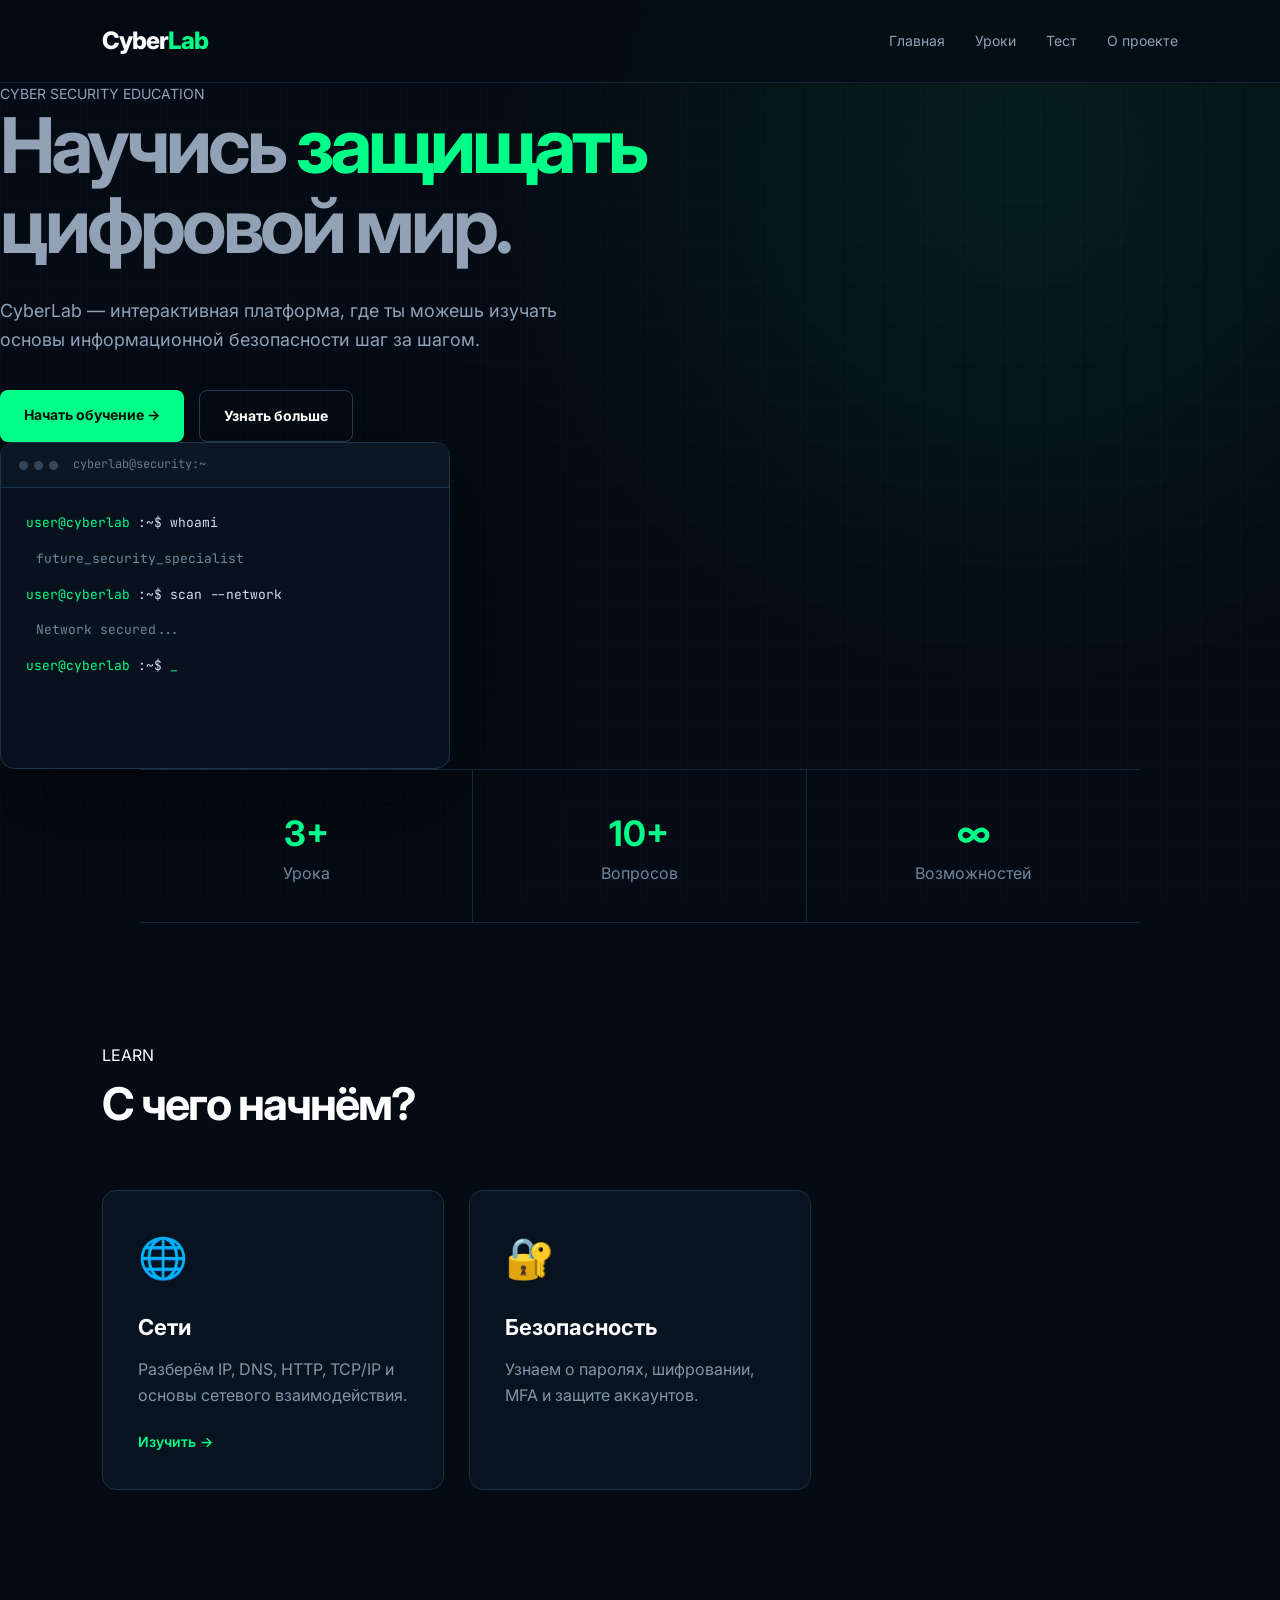
<file: cyberlab/index.html>
<!DOCTYPE html>
<html lang="ru">
<head>
<meta charset="UTF-8">
<meta name="viewport" content="width=bevice-width, initial-scale=1.0">
<title>CyberLab-Изучай кибербезопасность</title>
<link rel="stylesheet" href="css/style.css">
</head>
<body>
    <!-- Навигация -->

<header class="header">

    <a href="index.html" class="logo">
        Cyber<span>Lab</span>
    </a>

    <nav class="nav">

        <a href="index.html">Главная</a>

        <a href="lessons.html">Уроки</a>

        <a href="quiz.html">Тест</a>

        <a href="about.html">О проекте</a>

    </nav>

</header>



<!-- Главный экран -->

<main>

    <section class="hero">

        <div class="hero-content">

            <p class="eyebrow">
                CYBER SECURITY EDUCATION
            </p>

            <h1>
                Научись
                <span>защищать</span>
                цифровой мир.
            </h1>

            <p class="hero-description">

                CyberLab — интерактивная платформа,
                где ты можешь изучать основы
                информационной безопасности
                шаг за шагом.

            </p>

            <div class="hero-buttons">

                <a href="lessons.html" class="button">
                    Начать обучение →
                </a>

                <a href="#about" class="button secondary">
                    Узнать больше
                </a>

            </div>

        </div>



        <!-- Терминал -->

        <div class="terminal">

            <div class="terminal-header">

                <div class="terminal-dots">
                    <span></span>
                    <span></span>
                    <span></span>
                </div>

                <p>cyberlab@security:~</p>

            </div>


            <div class="terminal-body">

                <p>
                    <span class="terminal-green">
                        user@cyberlab
                    </span>:~$
                    whoami
                </p>

                <p class="terminal-result">
                    future_security_specialist
                </p>


                <p>
                    <span class="terminal-green">
                        user@cyberlab
                    </span>:~$
                    scan --network
                </p>

                <p class="terminal-result">
                    Network secured...
                </p>


                <p>
                    <span class="terminal-green">
                        user@cyberlab
                    </span>:~$
                    <span class="cursor">_</span>
                </p>

            </div>

        </div>

    </section>



    <!-- Статистика -->

    <section class="stats">

        <div class="stat">

            <h2>3+</h2>

            <p>Урока</p>

        </div>


        <div class="stat">

            <h2>10+</h2>

            <p>Вопросов</p>

        </div>


        <div class="stat">

            <h2>∞</h2>

            <p>Возможностей</p>

        </div>

    </section>



    <!-- Возможности -->

    <section class="features" id="about">

        <div class="section-title">

            <p class="eyebrow">
                LEARN
            </p>

            <h2>
                С чего начнём?
            </h2>

        </div>


        <div class="cards">


            <div class="card">

                <div class="card-icon">
                    🌐
                </div>

                <h3>
                    Сети
                </h3>

                <p>
                    Разберём IP, DNS, HTTP,
                    TCP/IP и основы сетевого
                    взаимодействия.
                </p>

                <a href="lessons.html">
                    Изучить →
                </a>

            </div>



            <div class="card">

                <div class="card-icon">
                    🔐
                </div>

                <h3>
                    Безопасность
                </h3>

                <p>
                    Узнаем о паролях,
                    шифровании, MFA
                    и защите аккаунтов.

</body>

</html>
</file>
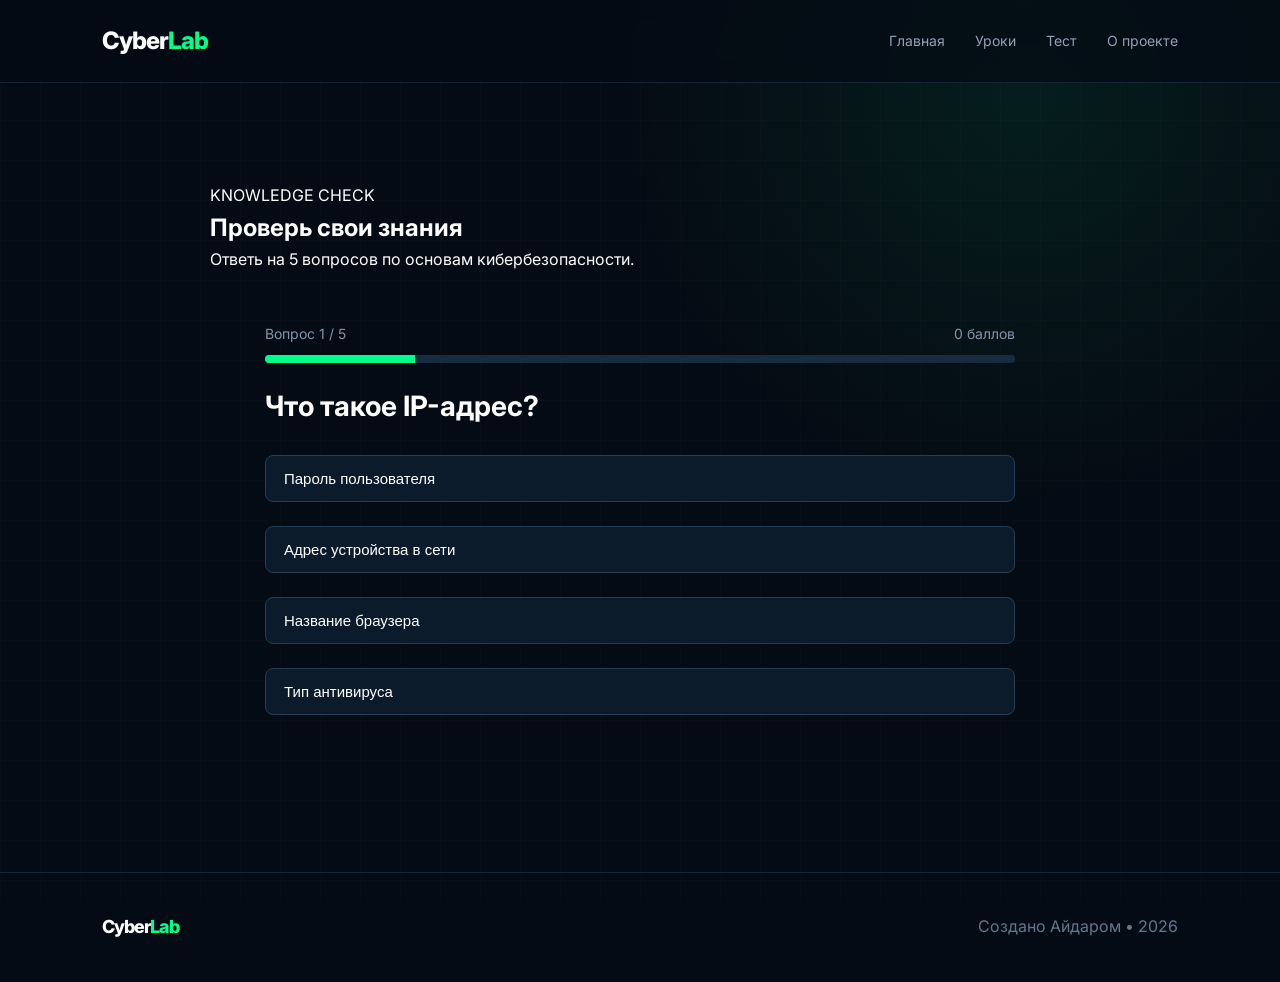
<file: cyberlab/quiz.html>
<!DOCTYPE html>
<html lang="ru">

<head>

    <meta charset="UTF-8">

    <meta name="viewport" content="width=device-width, initial-scale=1.0">

    <title>CyberLab — Тест</title>

    <link rel="stylesheet" href="css/style.css">

</head>


<body>

    <header class="header">

        <a href="index.html" class="logo">
            Cyber<span>Lab</span>
        </a>

        <nav class="nav">

            <a href="index.html">Главная</a>

            <a href="lessons.html">Уроки</a>

            <a href="quiz.html">Тест</a>

            <a href="about.html">О проекте</a>

        </nav>

    </header>


    <main>

        <section class="quiz-page">

            <div class="section-title">

                <p class="eyebrow">
                    KNOWLEDGE CHECK
                </p>

                <h1>
                    Проверь свои знания
                </h1>

                <p>
                    Ответь на 5 вопросов по основам
                    кибербезопасности.
                </p>

            </div>


            <div class="quiz-container">

                <div class="quiz-progress">

                    <div class="quiz-progress-top">

                        <span id="question-number">
                            Вопрос 1 / 5
                        </span>

                        <span id="score">
                            0 баллов
                        </span>

                    </div>


                    <div class="progress-bar">

                        <div
                            class="quiz-progress-fill"
                            id="quiz-progress">
                        </div>

                    </div>

                </div>


                <div class="quiz-card">

                    <h2 id="question">
                        Загрузка вопроса...
                    </h2>


                    <div
                        class="answers"
                        id="answers">
                    </div>


                    <p id="quiz-result"></p>


                    <button
                        class="next-button"
                        id="next-button"
                        onclick="nextQuestion()">

                        Следующий вопрос →

                    </button>

                </div>

            </div>

        </section>

    </main>


    <footer class="footer">

        <div class="logo">
            Cyber<span>Lab</span>
        </div>

        <p>
            Создано Айдаром • 2026
        </p>

    </footer>


    <script src="js/script.js"></script>

</body>

</html>
</file>
<file: cyberlab/css/style.css>
@import url('http://fonts.googleapis.com/css2?family=Inter:wght@400;500;600;700;800&family=JetBrains+Mono:wght@400;600&display=swap');
* {
    margin: 0;
    padding: 0;
    box-sizing: border-box;
}
html {
    scroll-behavior: smooth;
}
body {
    font-family: "Inter", sans-serif;
    background:
    radial-gradient(
        circle at 80% 10%,
        rgba(0, 255, 136, 0.08),
        transparent 30%
    ),
    #050b14;

color: #ffffff;

line-height: 1.6;

min-height: 100vh;
}
body::before {
    content: "";

position: fixed;

inset: 0;

pointer-events: none;

background-image:
    linear-gradient(
        rgba(255,255,255,0.015) 1px,
        transparent 1px
    ),
    linear-gradient(
        90deg,
        rgba(255,255,255,0.015) 1px,
        transparent 1px
    );

background-size: 40px 40px;

z-index: -1;
}
/* HEADER */
.header {
    width: 100%;

padding: 22px 8%;

display: flex;

justify-content: space-between;

align-items: center;

border-bottom: 1px solid #162437;

background: rgba(5, 11, 20, 0.75);

backdrop-filter: blur(12px);

position: sticky;

top: 0;

z-index: 100;
}
.logo {
    color: white;

text-decoration: none;

font-size: 24px;

font-weight: 800;

letter-spacing: -1px;
}
.logo span {
    color: #00ff88;
}
.nav {
    display: flex;
    gap: 30px;
}
.nav a {
    color: #91a2b7;

text-decoration: none;

font-size: 14px;

transition: 0.3s;
}.nav a:hover {
    color: #00ff88;
}
/* HERO */
.hero {
    color: #91a2b7;

text-decoration: none;

font-size: 14px;

transition: 0.3s;
}
.hero-content {
    max-width: 680px;

animation: fadeUp 0.8s ease;
}
.eyebrow {
    max-width: 680px;

animation: fadeUp 0.8s ease;
}
.hero h1 {
    font-size: clamp(48px, 6vw, 78px);

line-height: 1.05;

letter-spacing: -4px;

margin-bottom: 30px;
}
.hero h1 span {
    color: #00ff88;
}
.hero-description {
    color: #8fa2b8;

font-size: 18px;

max-width: 600px;

margin-bottom: 35px;
}
.hero-buttons {
    display: flex;

gap: 15px;

flex-wrap: wrap;
}
.button {
    display: inline-block;

padding: 14px 24px;

border-radius: 8px;

background: #00ff88;

color: #03100a;

text-decoration: none;

font-weight: 700;

transition: 0.3s;
}
.button:hover {
    transform: translateY(-4px);

box-shadow:
    0 10px 35px
    rgba(0, 255, 136, 0.25);
}
.button.secondary {
    background: transparent;

border: 1px solid #263c52;

color: white;
}
.button.secondary:hover {

    border-color: #00ff88;

    color: #00ff88;

    box-shadow: none;

}

/* TERMINAL */

.terminal {

    width: 450px;

    background: #08121f;

    border: 1px solid #1b344b;

    border-radius: 14px;

    overflow: hidden;

    box-shadow:

        0 30px 100px

        rgba(0, 0, 0, 0.5);

    animation: float 5s ease-in-out infinite;

}

.terminal-header {

    height: 45px;

    padding: 0 18px;

    display: flex;

    align-items: center;

    gap: 15px;

    border-bottom: 1px solid #1b344b;

    background: #0b1725;

}

.terminal-header p {

    color: #65798f;

    font-family: "JetBrains Mono", monospace;

    font-size: 12px;

}

.terminal-dots {

    display: flex;

    gap: 6px;

}

.terminal-dots span {

    width: 9px;

    height: 9px;

    border-radius: 50%;

    background: #34475a;

}

.terminal-body {

    padding: 25px;

    font-family: "JetBrains Mono", monospace;

    font-size: 13px;

    min-height: 280px;

}

.terminal-body p {

    margin-bottom: 15px;

    color: #d4deea;

}

.terminal-green {

    color: #00ff88;

}

.terminal-result {

    color: #71869d !important;

    padding-left: 10px;

}

.cursor {

    animation: blink 1s infinite;

    color: #00ff88;

}

/* STATS */

.stats {

    display: grid;

    grid-template-columns:

        repeat(3, 1fr);

    max-width: 1000px;

    margin: 0 auto;

    border-top: 1px solid #17283a;

    border-bottom: 1px solid #17283a;

}

.stat {

    text-align: center;

    padding: 35px;

    border-right: 1px solid #17283a;

}

.stat:last-child {

    border-right: none;

}

.stat h2 {

    font-size: 35px;

    color: #00ff88;

}

.stat p {

    color: #71869b;

}

/* FEATURES */

.features {

    padding: 120px 8%;

    max-width: 1300px;

    margin: auto;

}

.section-title {

    margin-bottom: 50px;

}

.section-title h2 {

    font-size: 45px;

    letter-spacing: -2px;

}

.cards {

    display: grid;

    grid-template-columns:

        repeat(3, 1fr);

    gap: 25px;

}

.card {

    padding: 35px;

    background: rgba(9, 22, 36, 0.8);

    border: 1px solid #1a3045;

    border-radius: 14px;

    transition: 0.4s;

    position: relative;

    overflow: hidden;

}

.card::before {

    content: "";

    position: absolute;

    width: 100px;

    height: 100px;

    background: #00ff88;

    filter: blur(70px);

    opacity: 0;

    transition: 0.4s;

}

.card:hover {

    transform: translateY(-8px);

    border-color: #00ff88;

}

.card:hover::before {

    opacity: 0.12;

}

.card-icon {

    font-size: 40px;

    margin-bottom: 20px;

}

.card h3 {

    font-size: 22px;

    margin-bottom: 12px;

}

.card p {

    color: #8295aa;

    margin-bottom: 20px;

}

.card a {

    color: #00ff88;

    text-decoration: none;

    font-weight: 600;

    font-size: 14px;

}

/* PROGRESS */

.progress-section {

    max-width: 1100px;

    margin: 0 auto 120px;

    padding: 50px;

    border: 1px solid #1a3045;

    border-radius: 16px;

    background: #081522;

    display: grid;

    grid-template-columns: 1fr 1fr;

    gap: 60px;

    align-items: center;

}

.progress-section h2 {

    font-size: 35px;

    line-height: 1.2;

    margin-bottom: 15px;

}

.progress-section p {

    color: #8295aa;

}

.progress-card {

    padding: 25px;

    background: #0c1b2b;

    border-radius: 10px;

}

.progress-top {

    display: flex;

    justify-content: space-between;

    margin-bottom: 15px;

    font-size: 14px;

}

.progress-bar {

    height: 8px;

    background: #182c40;

    border-radius: 10px;

    overflow: hidden;

    margin-bottom: 15px;

}

.progress-fill {

    width: 0%;

    height: 100%;

    background: #00ff88;

    transition: 1s;

}

/* FOOTER */

.footer {

    padding: 40px 8%;

    border-top: 1px solid #17283a;

    display: flex;

    justify-content: space-between;

    align-items: center;

    color: #63778e;

}

.footer .logo {

    color: white;

    font-size: 18px;

}

/* ANIMATIONS */

@keyframes fadeUp {
    from {
        opacity: 0;
        transform: translateY(30px);
    }
    to {
        opacity: 1;
        transform: translateY(0);
    }   
}
@keyframes float {

    0%,

    100% {

        transform: translateY(0);

    }

    50% {

        transform: translateY(-12px);

    }

}

@keyframes blink {

    0%,

    50% {

        opacity: 1;

    }

    51%,

    100% {

        opacity: 0;

    }

}

/* MOBILE */

@media (max-width: 900px) {

    .header {

        padding: 20px;

    }

    .nav {

        gap: 12px;

    }

    .nav a {

        font-size: 12px;

    }

    .hero {

        padding: 80px 20px;

        flex-direction: column;

        text-align: center;

    }

    .hero-buttons {

        justify-content: center;

    }

    .terminal {

        width: 100%;

    }

    .stats {

        margin: 0 20px;

    }

    .cards {

        grid-template-columns: 1fr;

    }

    .progress-section {

        margin: 0 20px 80px;

        grid-template-columns: 1fr;

    }

    .features {

        padding: 80px 20px;

    }

    .footer {

        flex-direction: column;

        gap: 15px;

    }

}
.answers {

    display: flex;

    flex-direction: column;

    gap: 12px;

    margin-top: 25px;

}

.answers button {

    padding: 14px 18px;

    background: #0c1b2b;

    border: 1px solid #263c52;

    border-radius: 8px;

    color: white;

    text-align: left;

    cursor: pointer;

    font-size: 15px;

    transition: 0.3s;

}

.answers button:hover {

    border-color: #00ff88;

    transform: translateX(5px);

}

#result {

    margin-top: 25px;

    font-weight: 700;

    color: #00ff88;

}
/* QUIZ */

.quiz-page {
    max-width: 900px;

    margin: auto;

    padding: 100px 20px;
}


.quiz-container {
    max-width: 750px;

    margin: 50px auto 0;
}


.quiz-progress {
    margin-bottom: 25px;
}


.quiz-progress-top {
    display: flex;

    justify-content: space-between;

    color: #8295aa;

    font-size: 14px;

    margin-bottom: 10px;
}


.quiz-progress-fill {
    height: 100%;

    width: 20%;

    background: #00ff88;

    transition: 0.5s;
}


.quiz-card {
    width: 100%;

    min-height: 350px;
}


.quiz-card h2 {
    font-size: 28px;

    margin-bottom: 30px;

    line-height: 1.3;
}


.next-button {
    margin-top: 25px;

    padding: 13px 22px;

    border: none;

    border-radius: 8px;

    background: #00ff88;

    color: #03100a;

    font-weight: 700;

    cursor: pointer;

    transition: 0.3s;
}


.next-button:hover {
    transform: translateY(-3px);

    box-shadow:
        0 10px 30px
        rgba(0, 255, 136, 0.2);
}


#quiz-result {
    margin-top: 20px;

    font-weight: 600;

    min-height: 25px;
}


.result-success {
    color: #00ff88 !important;
}


.result-wrong {
    color: #ff6875 !important;
}
.answer-button {
    width: 100%;

    padding: 15px 18px;

    margin-bottom: 12px;

    background: #0c1b2b;

    border: 1px solid #263c52;

    border-radius: 8px;

    color: #ffffff;

    text-align: left;

    font-size: 15px;

    cursor: pointer;

    transition: 0.3s;
}


.answer-button:hover {

    border-color: #00ff88;

    transform: translateX(5px);

    background: #102235;
}


.answer-button.selected {

    border-color: #00ff88;

    background: #102d24;
}


.result-screen {

    text-align: center;

    padding: 30px 10px;
}


.final-score {

    font-size: 70px;

    font-weight: 800;

    color: #00ff88;

    margin: 20px 0;
}
</file>
